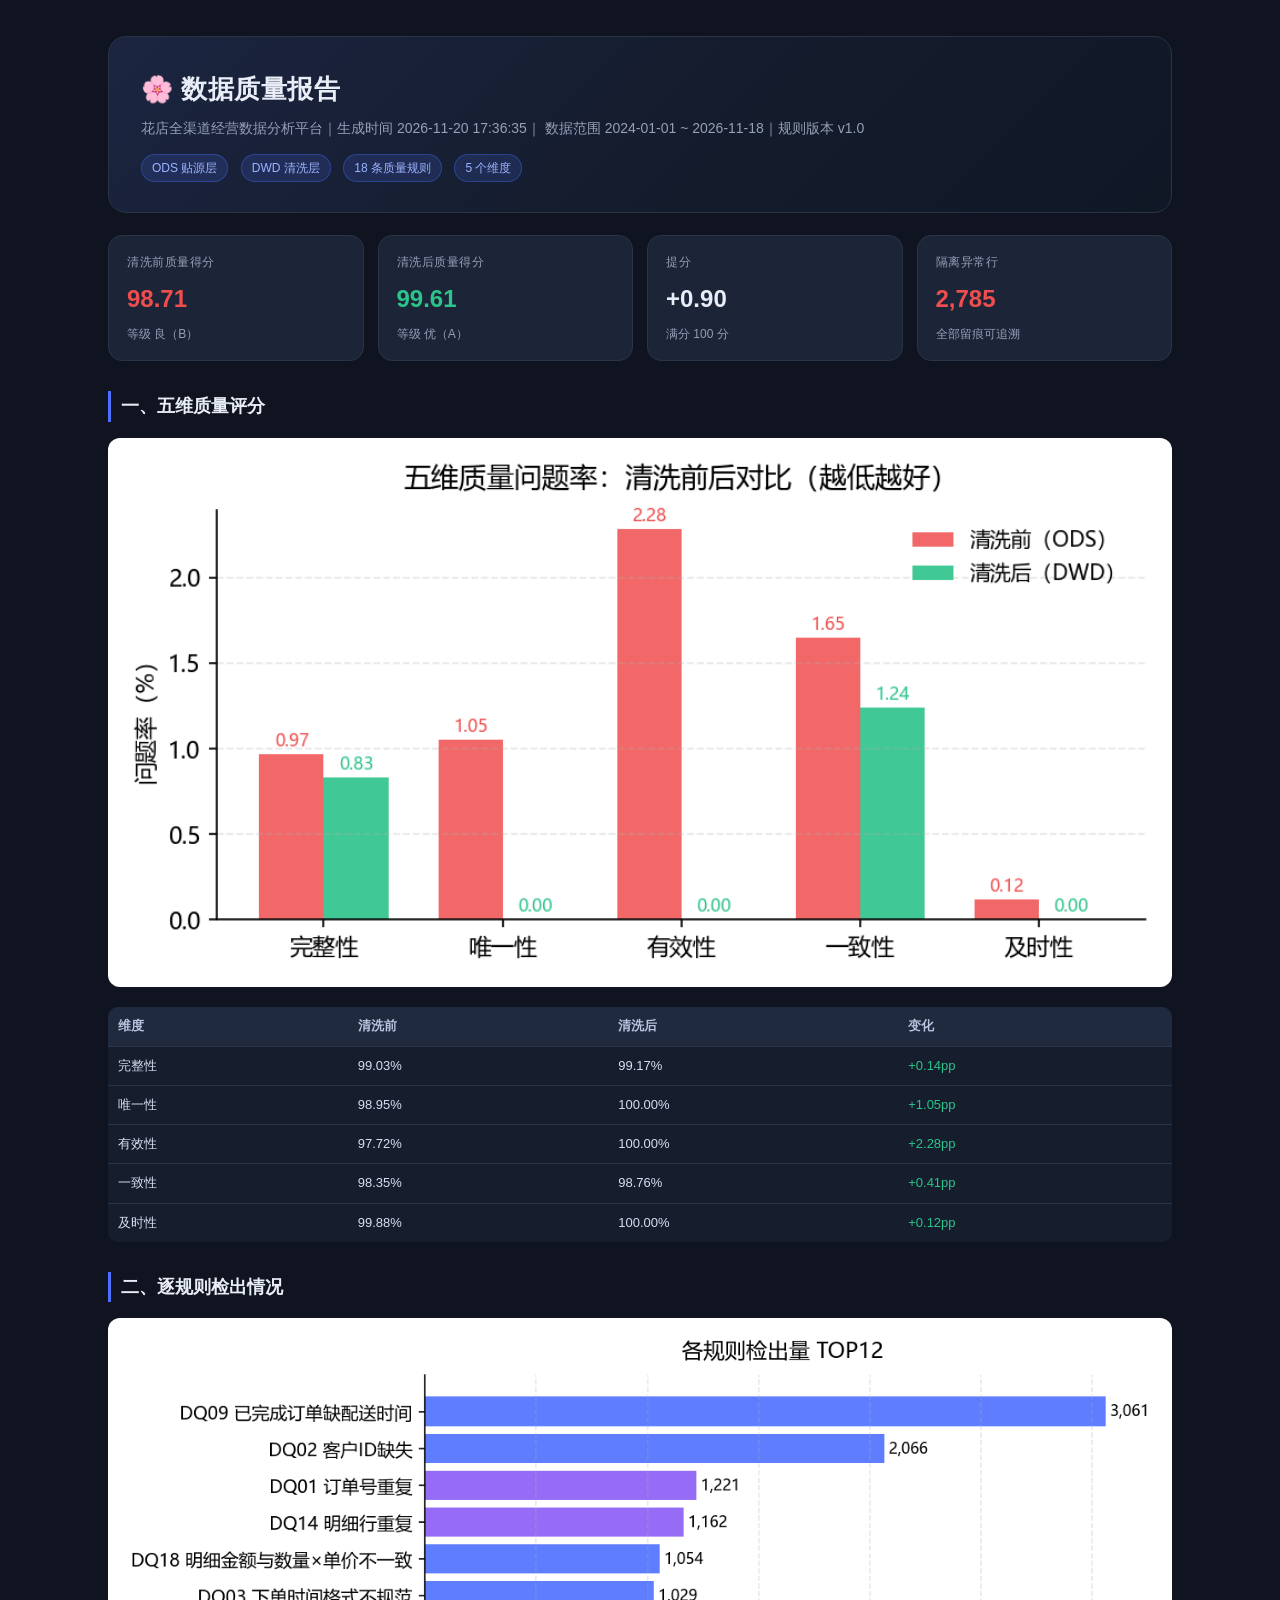
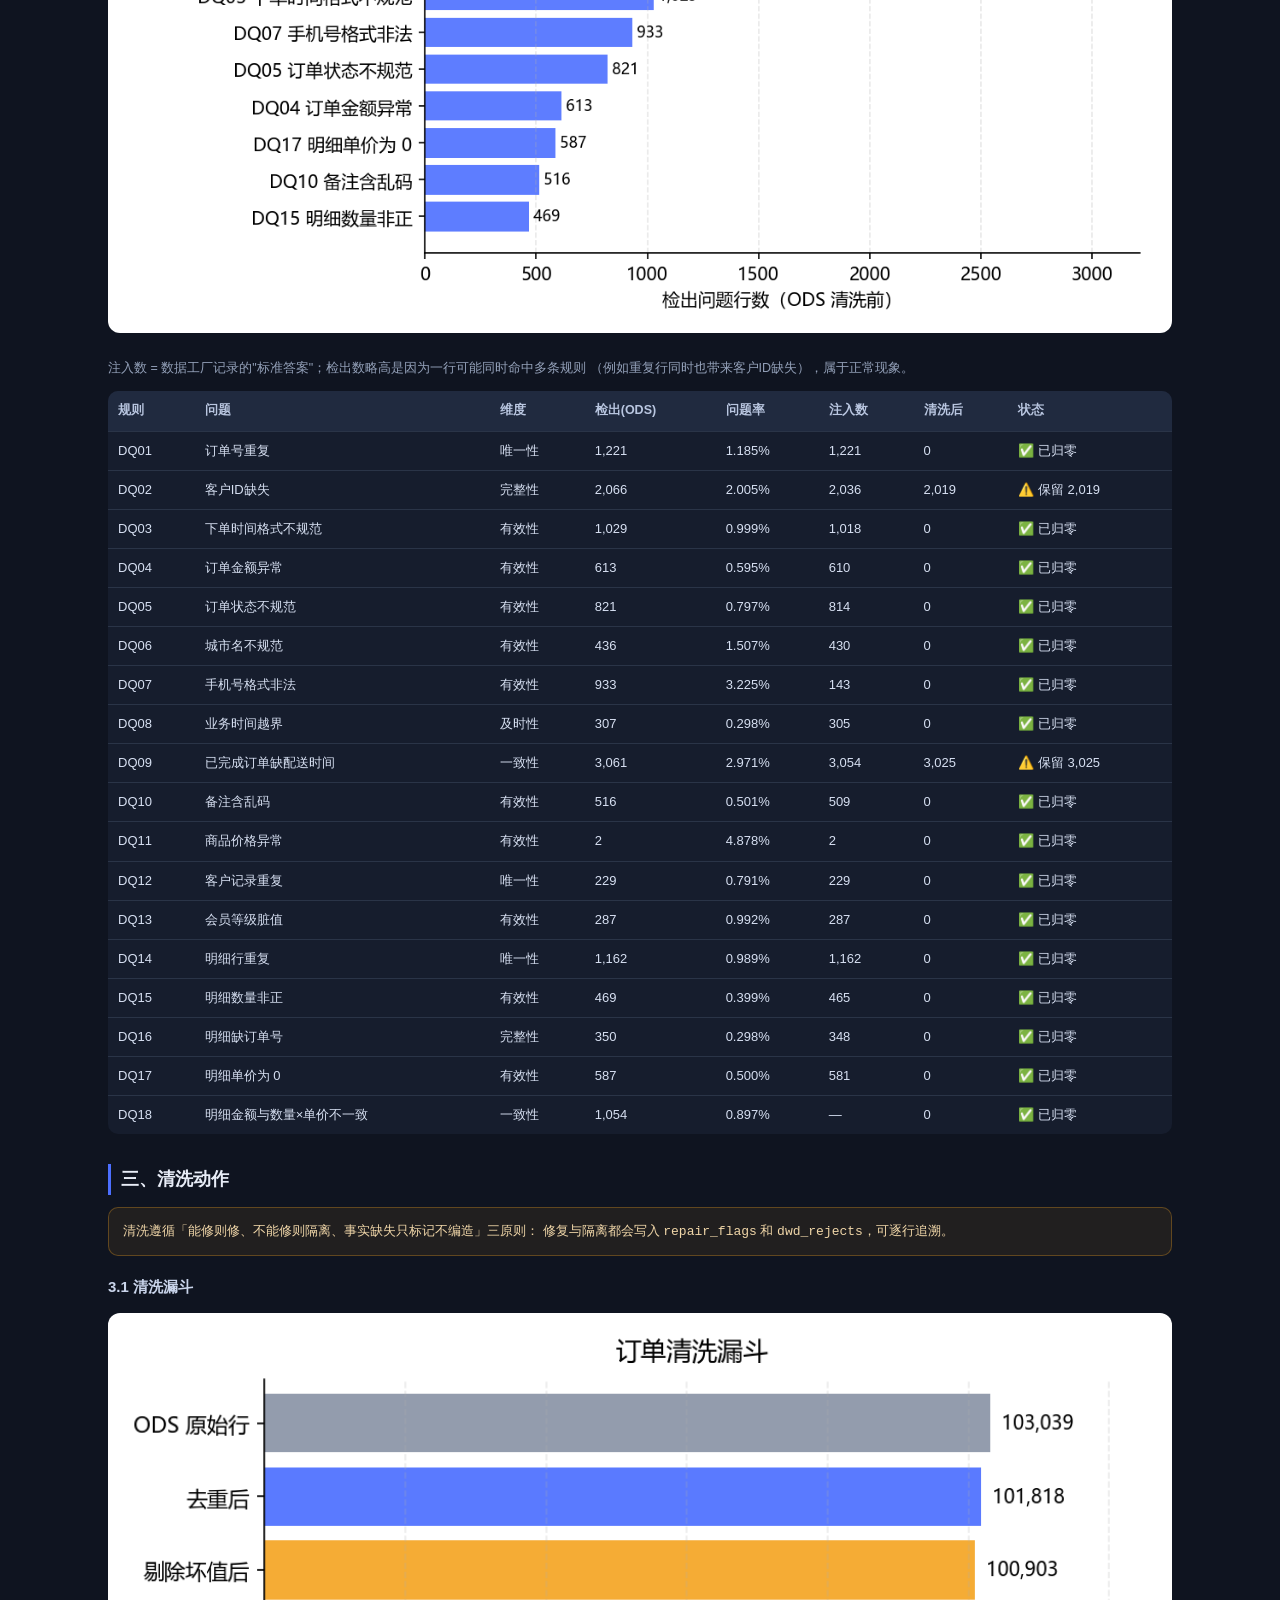
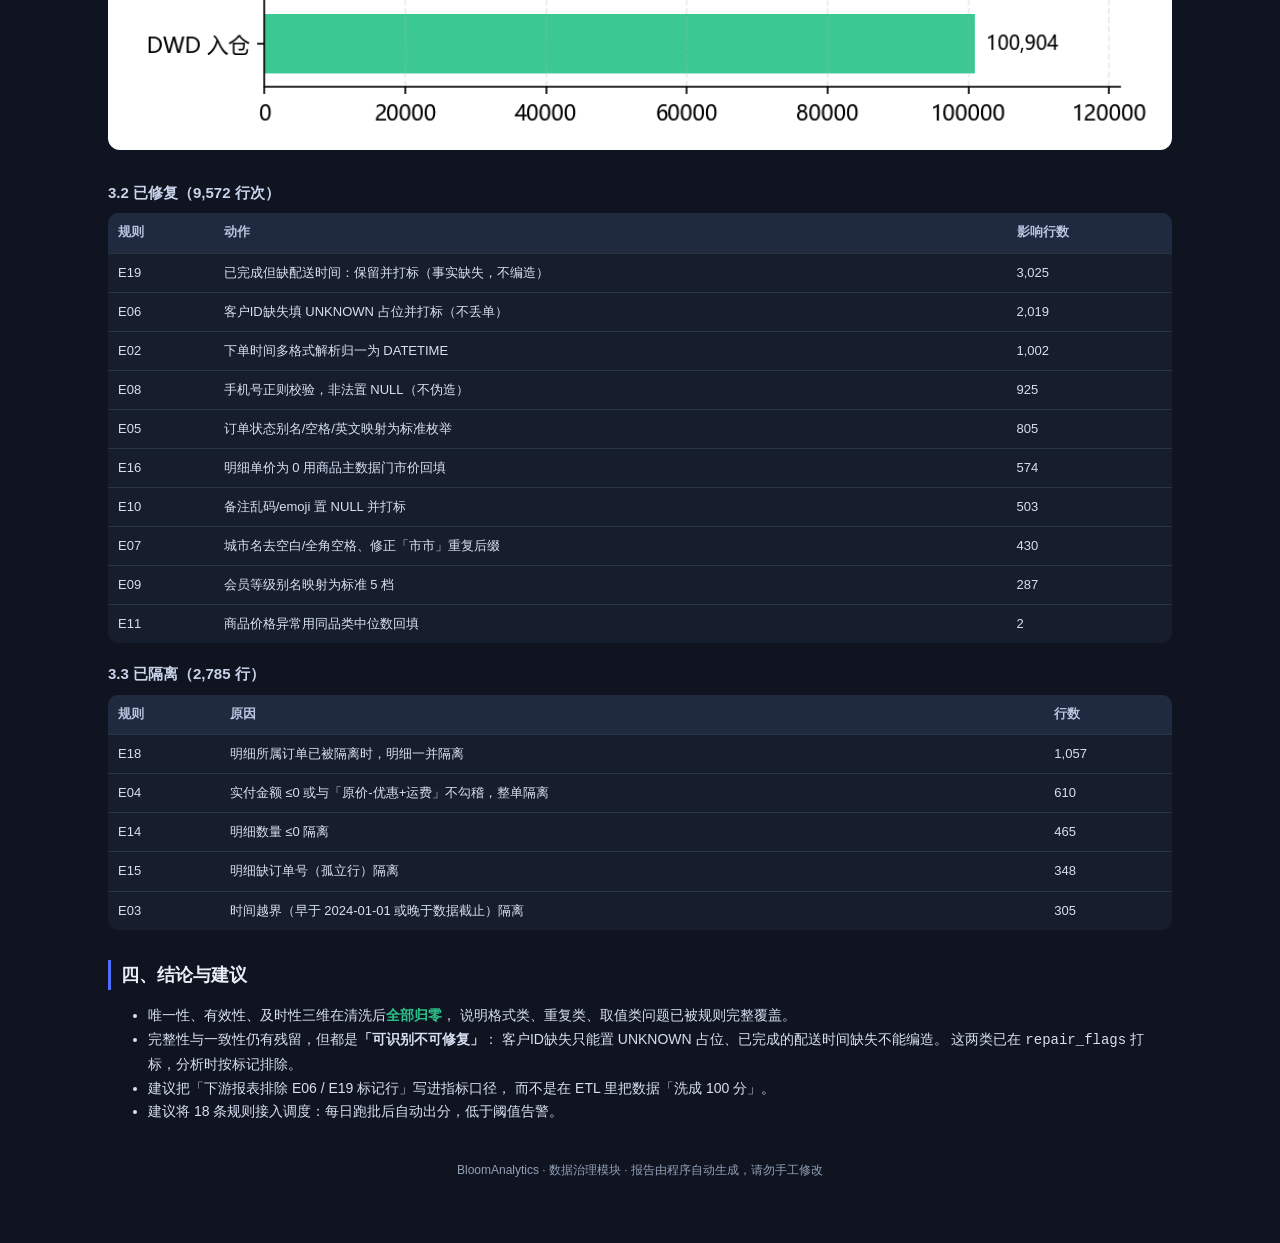
<file: 05_数据治理_20261120/03_数据质量报告.html>
<!DOCTYPE html>
<html lang="zh-CN"><head><meta charset="utf-8">
<title>数据质量报告 · BloomAnalytics</title><style>
:root{--bg:#0f1420;--panel:#161d2d;--card:#1c2437;--line:#2a3447;--text:#e8edf7;
--muted:#93a0b8;--blue:#4c6fff;--green:#2bc48a;--orange:#f5a524;--red:#f04e4e;--purple:#8b5cf6}
*{box-sizing:border-box}
body{margin:0;background:var(--bg);color:var(--text);
font-family:"Microsoft YaHei","PingFang SC","Segoe UI",sans-serif;line-height:1.7}
.wrap{max-width:1120px;margin:0 auto;padding:36px 28px 64px}
.hero{background:linear-gradient(135deg,#1b2540 0%,#141b2b 60%,#101725 100%);
border:1px solid var(--line);border-radius:18px;padding:30px 32px;margin-bottom:22px}
.hero h1{margin:0 0 6px;font-size:26px;letter-spacing:.5px}
.hero p{margin:0;color:var(--muted);font-size:14px}
.badge{display:inline-block;padding:3px 10px;border-radius:999px;font-size:12px;
background:rgba(76,111,255,.16);color:#9db3ff;border:1px solid rgba(76,111,255,.35);margin-right:8px}
.cards{display:grid;grid-template-columns:repeat(4,1fr);gap:14px;margin:20px 0 26px}
.card{background:var(--card);border:1px solid var(--line);border-radius:14px;padding:16px 18px}
.card .k{color:var(--muted);font-size:12px;letter-spacing:.5px}
.card .v{font-size:24px;font-weight:700;margin-top:6px}
.card .d{font-size:12px;color:var(--muted);margin-top:4px}
.up{color:var(--green)} .down{color:var(--red)}
h2{font-size:18px;margin:30px 0 10px;padding-left:10px;border-left:3px solid var(--blue)}
h3{font-size:15px;margin:18px 0 8px;color:#c9d4ea}
table{width:100%;border-collapse:collapse;font-size:13px;background:var(--panel);
border-radius:10px;overflow:hidden;margin:8px 0 16px}
th{background:#202a3f;color:#b9c6e0;text-align:left;padding:9px 10px;font-weight:600;font-size:12.5px}
td{padding:8px 10px;border-top:1px solid var(--line);color:#d7e0f2}
tr:hover td{background:#1b2436}
img{width:100%;border-radius:12px;background:#fff;padding:10px;margin:6px 0 4px}
.note{background:rgba(245,165,36,.08);border:1px solid rgba(245,165,36,.3);
border-radius:10px;padding:12px 14px;font-size:13px;color:#f0d6a8;margin:12px 0}
.ok{color:var(--green)} .bad{color:var(--red)} .muted{color:var(--muted)}
.footer{margin-top:36px;color:var(--muted);font-size:12px;text-align:center}
</style></head>
<body><div class="wrap">
  <div class="hero">
    <h1>🌸 数据质量报告</h1>
    <p>花店全渠道经营数据分析平台｜生成时间 2026-11-20 17:36:35｜
       数据范围 2024-01-01 ~ 2026-11-18｜规则版本 v1.0</p>
    <div style="margin-top:12px">
      <span class="badge">ODS 贴源层</span>
      <span class="badge">DWD 清洗层</span>
      <span class="badge">18 条质量规则</span>
      <span class="badge">5 个维度</span>
    </div>
  </div>

  <div class="cards">
    <div class="card"><div class="k">清洗前质量得分</div><div class="v down">98.71</div><div class="d">等级 良（B）</div></div>
    <div class="card"><div class="k">清洗后质量得分</div><div class="v up">99.61</div><div class="d">等级 优（A）</div></div>
    <div class="card"><div class="k">提分</div><div class="v ">+0.90</div><div class="d">满分 100 分</div></div>
    <div class="card"><div class="k">隔离异常行</div><div class="v down">2,785</div><div class="d">全部留痕可追溯</div></div>
  </div>

  <h2>一、五维质量评分</h2>
  <img src="[data-uri]" alt="五维得分">
  <table align=""><thead><tr><th>维度</th><th>清洗前</th><th>清洗后</th><th>变化</th></tr></thead><tbody><tr><td>完整性</td><td>99.03%</td><td>99.17%</td><td><span class="up">+0.14pp</span></td></tr><tr><td>唯一性</td><td>98.95%</td><td>100.00%</td><td><span class="up">+1.05pp</span></td></tr><tr><td>有效性</td><td>97.72%</td><td>100.00%</td><td><span class="up">+2.28pp</span></td></tr><tr><td>一致性</td><td>98.35%</td><td>98.76%</td><td><span class="up">+0.41pp</span></td></tr><tr><td>及时性</td><td>99.88%</td><td>100.00%</td><td><span class="up">+0.12pp</span></td></tr></tbody></table>

  <h2>二、逐规则检出情况</h2>
  <img src="[data-uri]" alt="规则检出">
  <p class="muted" style="font-size:12.5px">
    注入数 = 数据工厂记录的"标准答案"；检出数略高是因为一行可能同时命中多条规则
    （例如重复行同时也带来客户ID缺失），属于正常现象。</p>
  <table align=""><thead><tr><th>规则</th><th>问题</th><th>维度</th><th>检出(ODS)</th><th>问题率</th><th>注入数</th><th>清洗后</th><th>状态</th></tr></thead><tbody><tr><td>DQ01</td><td>订单号重复</td><td>唯一性</td><td>1,221</td><td>1.185%</td><td>1,221</td><td>0</td><td>✅ 已归零</td></tr><tr><td>DQ02</td><td>客户ID缺失</td><td>完整性</td><td>2,066</td><td>2.005%</td><td>2,036</td><td>2,019</td><td>⚠️ 保留 2,019</td></tr><tr><td>DQ03</td><td>下单时间格式不规范</td><td>有效性</td><td>1,029</td><td>0.999%</td><td>1,018</td><td>0</td><td>✅ 已归零</td></tr><tr><td>DQ04</td><td>订单金额异常</td><td>有效性</td><td>613</td><td>0.595%</td><td>610</td><td>0</td><td>✅ 已归零</td></tr><tr><td>DQ05</td><td>订单状态不规范</td><td>有效性</td><td>821</td><td>0.797%</td><td>814</td><td>0</td><td>✅ 已归零</td></tr><tr><td>DQ06</td><td>城市名不规范</td><td>有效性</td><td>436</td><td>1.507%</td><td>430</td><td>0</td><td>✅ 已归零</td></tr><tr><td>DQ07</td><td>手机号格式非法</td><td>有效性</td><td>933</td><td>3.225%</td><td>143</td><td>0</td><td>✅ 已归零</td></tr><tr><td>DQ08</td><td>业务时间越界</td><td>及时性</td><td>307</td><td>0.298%</td><td>305</td><td>0</td><td>✅ 已归零</td></tr><tr><td>DQ09</td><td>已完成订单缺配送时间</td><td>一致性</td><td>3,061</td><td>2.971%</td><td>3,054</td><td>3,025</td><td>⚠️ 保留 3,025</td></tr><tr><td>DQ10</td><td>备注含乱码</td><td>有效性</td><td>516</td><td>0.501%</td><td>509</td><td>0</td><td>✅ 已归零</td></tr><tr><td>DQ11</td><td>商品价格异常</td><td>有效性</td><td>2</td><td>4.878%</td><td>2</td><td>0</td><td>✅ 已归零</td></tr><tr><td>DQ12</td><td>客户记录重复</td><td>唯一性</td><td>229</td><td>0.791%</td><td>229</td><td>0</td><td>✅ 已归零</td></tr><tr><td>DQ13</td><td>会员等级脏值</td><td>有效性</td><td>287</td><td>0.992%</td><td>287</td><td>0</td><td>✅ 已归零</td></tr><tr><td>DQ14</td><td>明细行重复</td><td>唯一性</td><td>1,162</td><td>0.989%</td><td>1,162</td><td>0</td><td>✅ 已归零</td></tr><tr><td>DQ15</td><td>明细数量非正</td><td>有效性</td><td>469</td><td>0.399%</td><td>465</td><td>0</td><td>✅ 已归零</td></tr><tr><td>DQ16</td><td>明细缺订单号</td><td>完整性</td><td>350</td><td>0.298%</td><td>348</td><td>0</td><td>✅ 已归零</td></tr><tr><td>DQ17</td><td>明细单价为 0</td><td>有效性</td><td>587</td><td>0.500%</td><td>581</td><td>0</td><td>✅ 已归零</td></tr><tr><td>DQ18</td><td>明细金额与数量×单价不一致</td><td>一致性</td><td>1,054</td><td>0.897%</td><td>—</td><td>0</td><td>✅ 已归零</td></tr></tbody></table>

  <h2>三、清洗动作</h2>
  <div class="note">清洗遵循「能修则修、不能修则隔离、事实缺失只标记不编造」三原则：
  修复与隔离都会写入 <code>repair_flags</code> 和 <code>dwd_rejects</code>，可逐行追溯。</div>
  <h3>3.1 清洗漏斗</h3>
  <img src="[data-uri]" alt="清洗漏斗">
  <h3>3.2 已修复（9,572 行次）</h3>
  <table align=""><thead><tr><th>规则</th><th>动作</th><th>影响行数</th></tr></thead><tbody><tr><td>E19</td><td>已完成但缺配送时间：保留并打标（事实缺失，不编造）</td><td>3,025</td></tr><tr><td>E06</td><td>客户ID缺失填 UNKNOWN 占位并打标（不丢单）</td><td>2,019</td></tr><tr><td>E02</td><td>下单时间多格式解析归一为 DATETIME</td><td>1,002</td></tr><tr><td>E08</td><td>手机号正则校验，非法置 NULL（不伪造）</td><td>925</td></tr><tr><td>E05</td><td>订单状态别名/空格/英文映射为标准枚举</td><td>805</td></tr><tr><td>E16</td><td>明细单价为 0 用商品主数据门市价回填</td><td>574</td></tr><tr><td>E10</td><td>备注乱码/emoji 置 NULL 并打标</td><td>503</td></tr><tr><td>E07</td><td>城市名去空白/全角空格、修正「市市」重复后缀</td><td>430</td></tr><tr><td>E09</td><td>会员等级别名映射为标准 5 档</td><td>287</td></tr><tr><td>E11</td><td>商品价格异常用同品类中位数回填</td><td>2</td></tr></tbody></table>
  <h3>3.3 已隔离（2,785 行）</h3>
  <table align=""><thead><tr><th>规则</th><th>原因</th><th>行数</th></tr></thead><tbody><tr><td>E18</td><td>明细所属订单已被隔离时，明细一并隔离</td><td>1,057</td></tr><tr><td>E04</td><td>实付金额 ≤0 或与「原价-优惠+运费」不勾稽，整单隔离</td><td>610</td></tr><tr><td>E14</td><td>明细数量 ≤0 隔离</td><td>465</td></tr><tr><td>E15</td><td>明细缺订单号（孤立行）隔离</td><td>348</td></tr><tr><td>E03</td><td>时间越界（早于 2024-01-01 或晚于数据截止）隔离</td><td>305</td></tr></tbody></table>

  <h2>四、结论与建议</h2>
  <ul style="color:#d7e0f2;font-size:14px">
    <li>唯一性、有效性、及时性三维在清洗后<b class="ok">全部归零</b>，
        说明格式类、重复类、取值类问题已被规则完整覆盖。</li>
    <li>完整性与一致性仍有残留，但都是<b>「可识别不可修复」</b>：
        客户ID缺失只能置 UNKNOWN 占位、已完成的配送时间缺失不能编造。
        这两类已在 <code>repair_flags</code> 打标，分析时按标记排除。</li>
    <li>建议把「下游报表排除 E06 / E19 标记行」写进指标口径，
        而不是在 ETL 里把数据「洗成 100 分」。</li>
    <li>建议将 18 条规则接入调度：每日跑批后自动出分，低于阈值告警。</li>
  </ul>

  <div class="footer">BloomAnalytics · 数据治理模块 · 报告由程序自动生成，请勿手工修改</div>
</div></body></html>
</file>
